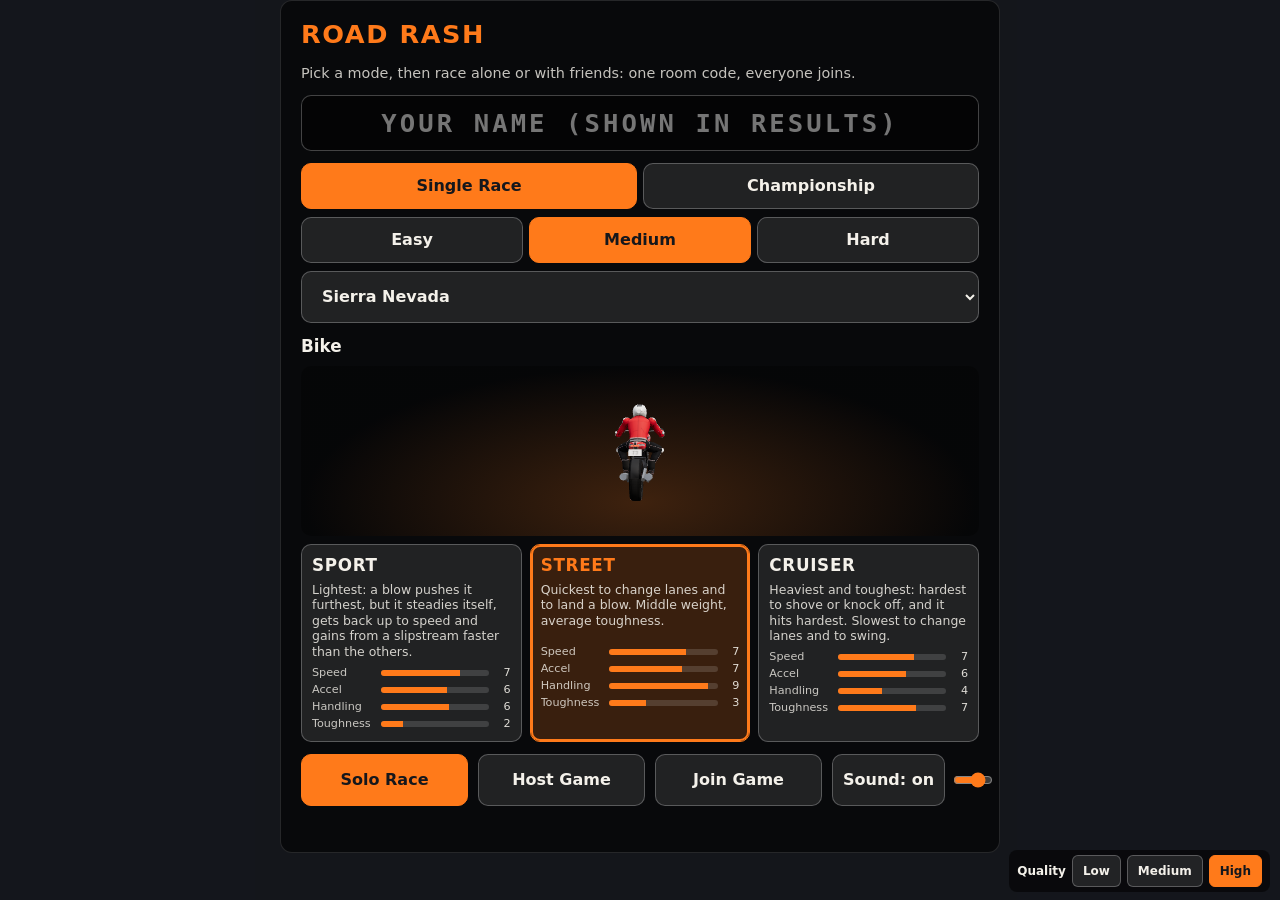
<file: roadrash/public/index.html>
<!doctype html>
<html lang="en">
<head>
  <meta charset="utf-8">
  <meta name="viewport" content="width=device-width, initial-scale=1, maximum-scale=1, user-scalable=no, viewport-fit=cover">
  <meta name="theme-color" content="#15171c">
  <meta name="mobile-web-app-capable" content="yes">
  <meta name="apple-mobile-web-app-capable" content="yes">
  <title>Road Rash</title>
  <link rel="manifest" href="manifest.json">
  <link rel="icon" href="icons/icon.svg" type="image/svg+xml">
  <link rel="apple-touch-icon" href="icons/icon-192.png">
  <link rel="stylesheet" href="../src/ui/hud.css">
  <link rel="stylesheet" href="../src/ui/lobby.css">
</head>
<body>
  <canvas id="game"></canvas>
  <div id="hud"></div>
  <div id="lobby"></div>
  <div id="quality" class="quality-bar"></div>
  <div class="rr-a2hs">For fullscreen: Share &rarr; Add to Home Screen</div>
  <script type="module" src="../src/main.js"></script>
</body>
</html>
</file>
<file: roadrash/src/ui/hud.css>
:root {
  --ink: #f4f1ea;
  --accent: #ff7a1a;
  --danger: #e71d36;
  --panel: rgba(0, 0, 0, 0.45);
  color-scheme: dark;
}

html, body {
  margin: 0;
  height: 100%;
  background: #15171c;
  overflow: hidden;
  overscroll-behavior: none;
}

body {
  position: fixed;
  inset: 0;
  touch-action: none;
  user-select: none;
  -webkit-user-select: none;
  -webkit-tap-highlight-color: transparent;
}

#game { position: fixed; inset: 0; width: 100%; height: 100%; display: block; touch-action: none; }

#hud {
  position: fixed;
  inset: 0;
  pointer-events: none;
  font-family: system-ui, -apple-system, "Segoe UI", sans-serif;
  color: var(--ink);
  text-shadow: 0 1px 3px rgba(0, 0, 0, 0.7);
}
#hud [hidden] { display: none !important; }
.hud-race { position: absolute; inset: 0; padding: env(safe-area-inset-top) env(safe-area-inset-right) env(safe-area-inset-bottom) env(safe-area-inset-left); }

.hud-left { position: absolute; left: 14px; top: 12px; }
.hud-speed { font-size: 46px; font-weight: 800; line-height: 1; font-variant-numeric: tabular-nums; }
.hud-speed small { font-size: 13px; font-weight: 600; margin-left: 5px; opacity: 0.7; }
.hud-health { width: 170px; height: 10px; margin-top: 8px; background: rgba(255, 255, 255, 0.18); border-radius: 5px; overflow: hidden; }
.hud-health-bar { height: 100%; width: 100%; background: linear-gradient(90deg, var(--danger), var(--accent)); transition: width 0.1s linear; }
.hud-health-bar.low { animation: blink 0.5s infinite alternate; }
.hud-weapons { margin-top: 8px; display: flex; gap: 5px; align-items: center; font-size: 11px; font-weight: 800; letter-spacing: 0.06em; }
.hud-weapons span { padding: 3px 6px; border-radius: 4px; background: var(--panel); opacity: 0.55; }
.hud-weapons span.sel { opacity: 1; background: rgba(255, 122, 26, 0.55); }
.hud-weapons span.swing { background: var(--accent); color: #15171c; text-shadow: none; }
.hud-weapons em { font-style: normal; opacity: 0.8; margin-left: 3px; font-size: 10px; }

.hud-top { position: absolute; left: 50%; top: 8px; transform: translateX(-50%); text-align: center; }
.hud-place { font-size: 44px; font-weight: 900; line-height: 1; font-variant-numeric: tabular-nums; color: var(--accent); }
.hud-place small { font-size: 18px; color: var(--ink); margin-left: 4px; font-weight: 700; }
.hud-time { font-size: 16px; font-weight: 700; font-variant-numeric: tabular-nums; margin-top: 2px; }

.hud-right { position: absolute; right: 14px; top: 12px; text-align: right; display: flex; flex-direction: column; align-items: flex-end; gap: 5px; }
.hud-riders, .hud-net { font-size: 11px; text-transform: uppercase; letter-spacing: 0.08em; padding: 3px 7px; border-radius: 4px; background: var(--panel); }
.hud-net { opacity: 0.8; }
.hud-pausebtn { pointer-events: auto; width: 44px; height: 36px; border-radius: 8px; border: 1px solid rgba(255,255,255,.35); background: var(--panel); color: var(--ink); font: 800 14px system-ui; }

.hud-hint { position: absolute; left: 50%; top: 30%; transform: translateX(-50%); font-size: 26px; font-weight: 900; letter-spacing: 0.1em; color: var(--danger); display: none; white-space: nowrap; }
.hud-hint.on { display: block; animation: blink 0.4s infinite alternate; }
.hud-count { position: absolute; left: 50%; top: 38%; transform: translate(-50%, -50%); font-size: 120px; font-weight: 900; color: #fff; display: none; text-shadow: 0 4px 18px rgba(0, 0, 0, 0.8); }
.hud-count.on { display: block; }
.hud-count.pop { animation: pop 0.6s ease-out; }
.hud-toast { position: absolute; left: 50%; top: 24%; transform: translateX(-50%); padding: 6px 12px; border-radius: 6px; background: var(--panel); font-weight: 700; font-size: 15px; display: none; max-width: 80vw; text-align: center; }
.hud-toast.on { display: block; }

.hud-progress { position: absolute; left: 50%; bottom: 10px; width: min(56vw, 560px); height: 6px; transform: translateX(-50%); background: rgba(255, 255, 255, 0.28); border-radius: 3px; }
.hud-progress b { position: absolute; right: 0; top: -5px; width: 3px; height: 16px; background: #fff; border-radius: 1px; }
.hud-dot { position: absolute; top: 50%; width: 8px; height: 8px; margin: -4px 0 0 -4px; border-radius: 50%; background: #c8ccd4; box-shadow: 0 0 2px #000; }
.hud-dot.human { background: #46c2ff; width: 10px; height: 10px; margin: -5px 0 0 -5px; }
.hud-dot.me { background: var(--accent); width: 13px; height: 13px; margin: -6.5px 0 0 -6.5px; z-index: 2; border: 2px solid #fff; box-sizing: border-box; }

.hud-modal { position: absolute; inset: 0; display: flex; align-items: center; justify-content: center; background: rgba(10, 11, 14, 0.72); pointer-events: auto; overflow-y: auto; }
.hud-modal[hidden] { display: none; }
.hud-card { box-sizing: border-box; width: min(92vw, 460px); max-height: 94%; overflow-y: auto; padding: 14px 18px; background: rgba(20, 22, 28, 0.95); border: 1px solid rgba(255, 255, 255, 0.15); border-radius: 12px; display: flex; flex-direction: column; gap: 10px; text-shadow: none; }
.hud-card h2 { margin: 0; color: var(--accent); text-transform: uppercase; letter-spacing: 0.08em; }
.hud-card button, .hud-actions button { min-height: 46px; padding: 0 16px; font: 700 15px system-ui, sans-serif; color: var(--ink); background: rgba(255, 255, 255, 0.1); border: 1px solid rgba(255, 255, 255, 0.25); border-radius: 10px; touch-action: manipulation; }
.hud-card button.primary { background: var(--accent); color: #15171c; border-color: var(--accent); }
.hud-actions { display: flex; gap: 10px; }
.hud-actions button { flex: 1; }
.hud-yourplace { font-size: 20px; font-weight: 800; }
.hud-results ol { list-style: none; margin: 0; padding: 0; display: flex; flex-direction: column; gap: 2px; font-size: 14px; font-variant-numeric: tabular-nums; }
.hud-results li { display: grid; grid-template-columns: 2em 1fr auto; padding: 3px 8px; border-radius: 4px; background: rgba(255, 255, 255, 0.05); }
.hud-results li.me { background: rgba(255, 122, 26, 0.35); font-weight: 800; }
.hud-results li.human { color: #8fdcff; }

/* touch controls: shown only on touch devices (created by Input.js) */
.touch-controls { position: fixed; inset: 0; z-index: 2; pointer-events: none; }
.touch-controls[hidden] { display: none; }
/* pedals and steer arrows at mid height on the edges (where the thumbs rest); attack rows in the bottom corners */
.tc-pedal-l, .tc-pedal-r { position: absolute; top: 50%; transform: translateY(-46%); display: flex; align-items: center; gap: 10px; }
.tc-pedal-l { left: max(3vw, env(safe-area-inset-left, 0px)); }
.tc-pedal-r { right: max(3vw, env(safe-area-inset-right, 0px)); }
.tc-atk { position: absolute; bottom: 3vh; display: flex; flex-direction: row; gap: 8px; }
.tc-atk-l { left: max(3vw, env(safe-area-inset-left, 0px)); }
.tc-atk-r { right: max(3vw, env(safe-area-inset-right, 0px)); }
.touch-controls .tc-left, .touch-controls .tc-right { min-width: 78px; min-height: 78px; font-size: 28px; }
.touch-controls .tc-tilt { position: absolute; left: 50%; bottom: 3vh; transform: translateX(-50%); min-height: 34px; font-size: 11px; }
.touch-controls.tilt .tc-left, .touch-controls.tilt .tc-right { opacity: 0.3; }
.touch-controls button.on { background: rgba(255, 122, 26, 0.8); }
/* phones held upright: the game is landscape only */
.rr-rotate { position: fixed; inset: 0; z-index: 200; display: none; align-items: center; justify-content: center; text-align: center; padding: 24px; background: #15171c; color: #f4f1ea; font: 800 20px/1.4 system-ui, -apple-system, sans-serif; }
.rr-rotate small { display: block; margin-top: 8px; font-weight: 600; font-size: 13px; opacity: 0.7; }
@media (orientation: portrait) and (pointer: coarse) { .rr-rotate { display: flex; } }
.touch-controls button { pointer-events: auto; min-width: 74px; min-height: 52px; padding: 0 8px; border-radius: 14px; border: 2px solid rgba(255, 255, 255, 0.35); background: var(--panel); color: var(--ink); font: 800 13px/1 system-ui, -apple-system, sans-serif; touch-action: none; }
.touch-controls .tc-gas { min-width: 112px; min-height: 84px; font-size: 18px; background: rgba(255, 122, 26, 0.4); }
.touch-controls .tc-brake { min-width: 112px; min-height: 84px; font-size: 18px; }
.touch-controls button:active { background: rgba(255, 122, 26, 0.8); }

/* quality selector (menu only) */
.quality-bar { position: fixed; right: 10px; bottom: 8px; z-index: 60; display: none; gap: 6px; align-items: center; font: 600 12px system-ui, sans-serif; color: #f4f1ea; background: rgba(0, 0, 0, 0.55); padding: 5px 8px; border-radius: 8px; }
.quality-bar.on { display: flex; }
.quality-bar button { min-height: 32px; padding: 0 10px; font: inherit; font-weight: 700; color: #f4f1ea; background: rgba(255, 255, 255, 0.1); border: 1px solid rgba(255, 255, 255, 0.25); border-radius: 6px; }
.quality-bar button.sel { background: #ff7a1a; color: #15171c; border-color: #ff7a1a; }

@keyframes blink { from { opacity: 1; } to { opacity: 0.45; } }
@keyframes pop { from { transform: translate(-50%, -50%) scale(1.6); opacity: 0.2; } to { transform: translate(-50%, -50%) scale(1); opacity: 1; } }

@media (max-height: 460px) {
  .hud-speed { font-size: 34px; }
  .hud-place { font-size: 32px; }
  .hud-count { font-size: 80px; }
  .hud-health { width: 130px; }
  .touch-controls .tc-left, .touch-controls .tc-right { min-height: 66px; min-width: 66px; }
  .touch-controls .tc-atk button { min-height: 38px; }
  .touch-controls .tc-brake { min-height: 70px; }
  .touch-controls button { min-height: 44px; min-width: 66px; }
  .touch-controls .tc-gas { min-height: 70px; }
  .hud-progress { bottom: auto; top: 68px; width: min(40vw, 360px); }
}

/* ---- championship: meta line, results + standings, final podium ---- */
.hud-meta { font-size: 11px; text-transform: uppercase; letter-spacing: 0.08em; padding: 3px 7px; border-radius: 4px; background: var(--panel); color: var(--accent); }
.hud-meta:empty { display: none; }
.hud-card.wide { width: min(96vw, 820px); }
.hud-cols { display: grid; grid-template-columns: 1fr; gap: 12px; }
.hud-card.wide .hud-cols { grid-template-columns: 1fr 1fr; }
.hud-cols section { min-width: 0; }
.hud-card h3 { margin: 0 0 4px; font-size: 13px; text-transform: uppercase; letter-spacing: 0.08em; opacity: 0.8; }
.hud-results li.pts { grid-template-columns: 2em 1fr auto 3.2em; gap: 6px; }
.hud-results li .pt { color: #ffd166; font-weight: 800; text-align: right; }
.hud-table { list-style: none; margin: 0; padding: 0; display: flex; flex-direction: column; gap: 2px; font-size: 14px; font-variant-numeric: tabular-nums; }
.hud-table li { display: grid; grid-template-columns: 2em 1fr 3em 3em; gap: 6px; padding: 3px 8px; border-radius: 4px; background: rgba(255, 255, 255, 0.05); position: relative; }
.hud-table li.me { background: rgba(255, 122, 26, 0.35); font-weight: 800; }
.hud-table li.human { color: #8fdcff; }
.hud-table .gn { color: #ffd166; text-align: right; }
.hud-table .tt { text-align: right; font-weight: 800; }
.hud-table .nm { overflow: hidden; text-overflow: ellipsis; white-space: nowrap; }
.hud-final { width: min(96vw, 560px); }
.hud-champion { font-size: 22px; font-weight: 800; text-align: center; color: #ffd166; }
.hud-podium { display: flex; gap: 10px; justify-content: center; align-items: flex-end; }
.hud-trophy { flex: 1 1 0; max-width: 150px; display: flex; flex-direction: column; align-items: center; padding: 8px 6px; border-radius: 10px; background: rgba(255, 255, 255, 0.06); text-align: center; }
.hud-trophy svg { width: 44px; height: 44px; }
.hud-trophy.t1 { color: #ffd166; order: 2; padding-top: 18px; border: 2px solid #ffd166; box-shadow: 0 0 18px rgba(255, 209, 102, 0.45); }
.hud-trophy.t2 { color: #c9d1d9; order: 1; }
.hud-trophy.t3 { color: #cd7f32; order: 3; }
.hud-trophy b, .hud-trophy span, .hud-trophy small { color: var(--ink); }
.hud-trophy small { letter-spacing: 0.1em; opacity: 0.7; }
.hud-trophy.me b { color: var(--accent); }
.hud-final .hud-table { max-height: 32vh; overflow-y: auto; }
@media (max-width: 640px) { .hud-card.wide .hud-cols { grid-template-columns: 1fr; } }
@media (prefers-reduced-motion: reduce) { .hud-table li { transition: none !important; } }
.hud-breaknote { text-align: center; font-weight: 700; color: #ffd166; min-height: 1.2em; }
.hud-modal[data-k="pause"] { z-index: 5; }

/* screen fit: follow the phone's real visible height (browser bars) and scale the HUD and touch buttons with --ui (set by the renderer) */
@supports (height: 100dvh) {
  #game { bottom: auto; height: 100dvh; }
  #hud, .touch-controls { bottom: auto; height: calc(100dvh / var(--ui, 1)); } /* zoomed boxes: lengths are multiplied by --ui */
}
#hud, .touch-controls { zoom: var(--ui, 1); }
/* phones in a browser tab cannot hide the browser bars by themselves */
.rr-a2hs { position: fixed; left: 50%; top: max(6px, env(safe-area-inset-top, 0px)); transform: translateX(-50%); z-index: 61; display: none; padding: 4px 10px; border-radius: 6px; background: rgba(0, 0, 0, 0.6); color: #f4f1ea; font: 600 11px/1.3 system-ui, -apple-system, sans-serif; pointer-events: none; white-space: nowrap; }
@media (pointer: coarse) and (display-mode: browser) { .rr-a2hs { display: block; } }
body:has(.touch-controls:not([hidden])) .rr-a2hs { display: none; }

/* audio controls */
.rr-audio { display: flex; gap: 10px; align-items: center; }
.rr-audio-mute { flex: 0 0 auto; min-width: 112px; }
.rr-audio-mute.off { opacity: 0.7; }
.rr-audio-vol { flex: 1 1 auto; min-width: 0; height: 36px; accent-color: #ff7a1a; touch-action: manipulation; }
.rr-audio-vol:disabled { opacity: 0.4; }
/* end audio controls */

/* the touch buttons never sit on top of a menu (results, pause, final standings) */
body:has(.hud-modal:not([hidden])) .touch-controls { display: none; }
</file>
<file: roadrash/src/ui/lobby.css>
.lobby {
  --ink: #f4f1ea;
  --accent: #ff7a1a;
  --danger: #e71d36;
  --panel: rgba(0, 0, 0, 0.55);
  position: fixed;
  inset: 0;
  z-index: 50;
  display: none;
  align-items: center;
  justify-content: center;
  background: rgba(21, 23, 28, 0.94);
  color: var(--ink);
  font: 16px/1.35 system-ui, -apple-system, 'Segoe UI', sans-serif;
  overflow-y: auto;
  box-sizing: border-box;
  padding-bottom: 60px; /* keep the buttons clear of the fixed quality bar */
  -webkit-overflow-scrolling: touch;
  touch-action: pan-y;
  user-select: text;
  -webkit-user-select: text;
}
.lobby.open { display: flex; }
.lobby-card {
  box-sizing: border-box;
  width: min(92vw, 720px);
  flex: 0 0 auto;
  margin: auto;
  padding: 16px 20px;
  background: var(--panel);
  border: 1px solid rgba(255, 255, 255, 0.12);
  border-radius: 12px;
  display: flex;
  flex-direction: column;
  gap: 12px;
}
.lobby h1 { margin: 0; font-size: 1.6rem; letter-spacing: 0.06em; text-transform: uppercase; color: var(--accent); }
.lobby h2 { margin: 0; font-size: 1.05rem; }
.lobby p, .lobby .lobby-note { margin: 0; opacity: 0.8; font-size: 0.9rem; }
.lobby-row { display: flex; gap: 10px; flex-wrap: wrap; align-items: stretch; }
.lobby-row > * { flex: 1 1 140px; }
.lobby button, .lobby select {
  min-height: 52px;
  padding: 0 16px;
  font: inherit;
  font-weight: 700;
  color: var(--ink);
  background: rgba(255, 255, 255, 0.1);
  border: 1px solid rgba(255, 255, 255, 0.25);
  border-radius: 10px;
  touch-action: manipulation;
}
.lobby button.primary { background: var(--accent); color: #15171c; border-color: var(--accent); }
.lobby button:disabled { opacity: 0.4; }
.lobby button:active:not(:disabled) { transform: scale(0.98); }
.lobby textarea {
  box-sizing: border-box;
  width: 100%;
  min-height: 84px;
  padding: 8px;
  font: 12px/1.3 ui-monospace, Menlo, Consolas, monospace;
  color: var(--ink);
  background: rgba(0, 0, 0, 0.5);
  border: 1px solid rgba(255, 255, 255, 0.25);
  border-radius: 8px;
  resize: vertical;
  word-break: break-all;
}
.lobby-status { min-height: 1.3em; font-size: 0.9rem; color: var(--accent); }
.lobby-status.err { color: var(--danger); }
.lobby-count { font-size: 1.1rem; font-weight: 700; }
.lobby-list { margin: 0; padding-left: 20px; opacity: 0.9; }
@media (orientation: landscape) and (max-height: 520px) {
  .lobby-card { padding: 10px 16px; gap: 8px; }
  .lobby h1 { font-size: 1.2rem; }
  .lobby textarea { min-height: 56px; }
  .lobby button, .lobby select { min-height: 46px; }
}
.lobby-code {
  font: 700 clamp(2rem, 10vw, 3.4rem)/1.1 ui-monospace, Menlo, Consolas, monospace;
  letter-spacing: 0.12em;
  text-align: center;
  color: var(--accent);
  padding: 8px 0;
  user-select: all;
  -webkit-user-select: all;
}
.lobby-input {
  box-sizing: border-box;
  width: 100%;
  min-height: 56px;
  padding: 0 14px;
  font: 700 1.6rem/1 ui-monospace, Menlo, Consolas, monospace;
  letter-spacing: 0.12em;
  text-align: center;
  text-transform: uppercase;
  color: var(--ink);
  background: rgba(0, 0, 0, 0.5);
  border: 1px solid rgba(255, 255, 255, 0.25);
  border-radius: 10px;
}
.lobby-list li > span:first-child { margin-right: 10px; }
.lobby-link { font-size: 0.8rem; padding: 1px 8px; border-radius: 10px; background: rgba(255, 255, 255, 0.12); }
.lobby-link.direct { background: rgba(60, 200, 110, 0.3); }
.lobby-link.relayed { background: rgba(255, 170, 40, 0.35); }
.lobby-link.connecting, .lobby-link.none { background: rgba(231, 29, 54, 0.3); }
.lobby button.link { background: transparent; border-color: transparent; text-decoration: underline; min-height: 40px; opacity: 0.85; }

/* mode / difficulty selectors */
.lobby-options { display: flex; flex-direction: column; gap: 8px; }
.lobby-seg { display: flex; gap: 6px; }
.lobby-seg button { flex: 1 1 0; min-height: 46px; }
.lobby-seg button.sel { background: var(--accent); color: #15171c; border-color: var(--accent); }
.lobby-name { box-sizing: border-box; width: 100%; }
.lobby-saved { align-items: stretch; }
.lobby-info:empty { display: none; }

/* main screen: name + options, then the bike select (side by side on a short landscape phone) */
.lobby-cols, .lobby-left { display: flex; flex-direction: column; gap: 12px; }
@media (orientation: landscape) and (max-height: 520px) {
  .lobby-card { width: min(96vw, 880px); }
  .lobby-cols { display: grid; grid-template-columns: minmax(0, 0.9fr) minmax(0, 1.2fr); gap: 12px; align-items: start; }
  .lobby-left { gap: 8px; }
  .lobby > .lobby-card > p { display: none; }
}

/* bike select */
.lobby-bikes { display: flex; flex-direction: column; gap: 8px; }
.lobby-bikeprev { position: relative; width: 100%; height: clamp(110px, 20vh, 170px); border-radius: 10px; background: radial-gradient(ellipse at 50% 80%, rgba(255, 122, 26, 0.22), rgba(0, 0, 0, 0.35) 70%); overflow: hidden; }
.lobby-bikerow { display: grid; grid-template-columns: repeat(3, minmax(0, 1fr)); gap: 8px; }
.lobby .lobby-bike {
  display: flex; flex-direction: column; align-items: stretch; justify-content: flex-start; gap: 6px; text-align: left;
  min-height: 0; padding: 10px; font-weight: 400; line-height: 1.25;
}
.lobby .lobby-bike.sel { border-color: var(--accent); background: rgba(255, 122, 26, 0.2); box-shadow: 0 0 0 2px var(--accent) inset; }
.lobby-bikename { font-size: 1.05rem; letter-spacing: 0.04em; text-transform: uppercase; }
.lobby-bike.sel .lobby-bikename { color: var(--accent); }
.lobby-bikeblurb { font-size: 0.78rem; opacity: 0.85; min-height: 4.6em; }
.lobby-bars { display: flex; flex-direction: column; gap: 3px; }
.lobby-bar { display: grid; grid-template-columns: 5.6em 1fr 1.4em; align-items: center; gap: 6px; font-size: 0.7rem; }
.lobby-barlabel { opacity: 0.8; white-space: nowrap; overflow: hidden; text-overflow: ellipsis; }
.lobby-bartrack { height: 6px; border-radius: 3px; background: rgba(255, 255, 255, 0.14); overflow: hidden; }
.lobby-bartrack i { display: block; height: 100%; background: var(--accent); }
.lobby-barval { text-align: right; font-variant-numeric: tabular-nums; opacity: 0.9; }
@media (max-width: 560px) {
  .lobby-bikerow { grid-template-columns: 1fr; }
  .lobby-bikeblurb { min-height: 0; }
  .lobby-bikeprev { height: clamp(100px, 20vh, 160px); }
}
@media (orientation: landscape) and (max-height: 520px) {
  .lobby-bikeprev { display: none; }
  .lobby-bikes h2 { display: none; }
  .lobby .lobby-bike { padding: 6px 8px; gap: 4px; }
  .lobby-bikename { font-size: 0.95rem; }
  .lobby-bikeblurb { font-size: 0.66rem; min-height: 0; }
  .lobby-bar { grid-template-columns: 5.3em 1fr 1.2em; font-size: 0.62rem; gap: 4px; }
}
}

/* bike tag next to a rider's name in results and standings */
.bk { display: inline-block; margin-left: 6px; padding: 0 5px; border-radius: 3px; font: 700 0.62em/1.5 system-ui, sans-serif; font-style: normal; letter-spacing: 0.06em; vertical-align: 0.1em; color: #15171c; background: #cfd3da; }
.bk-sport { background: #ff6b6b; }
.bk-street { background: #ffd166; }
.bk-chopper { background: #6ecbff; }

.lobby-bikeof { margin-right: 10px; font-size: 0.8rem; opacity: 0.85; text-transform: uppercase; letter-spacing: 0.04em; }

/* audio controls */
.rr-audio { display: flex; gap: 10px; align-items: center; }
.rr-audio-mute { flex: 0 0 auto; min-width: 112px; }
.rr-audio-mute.off { opacity: 0.7; }
.rr-audio-vol { flex: 1 1 auto; min-width: 0; height: 36px; accent-color: #ff7a1a; touch-action: manipulation; }
.rr-audio-vol:disabled { opacity: 0.4; }
.lobby-row > .rr-audio { flex: 1 1 120px; min-width: 0; gap: 6px; }
.lobby .rr-audio-mute { min-width: 0; padding: 0 10px; white-space: nowrap; }
.lobby .rr-audio-vol { width: 100%; min-width: 40px; }
/* end audio controls */
</file>
